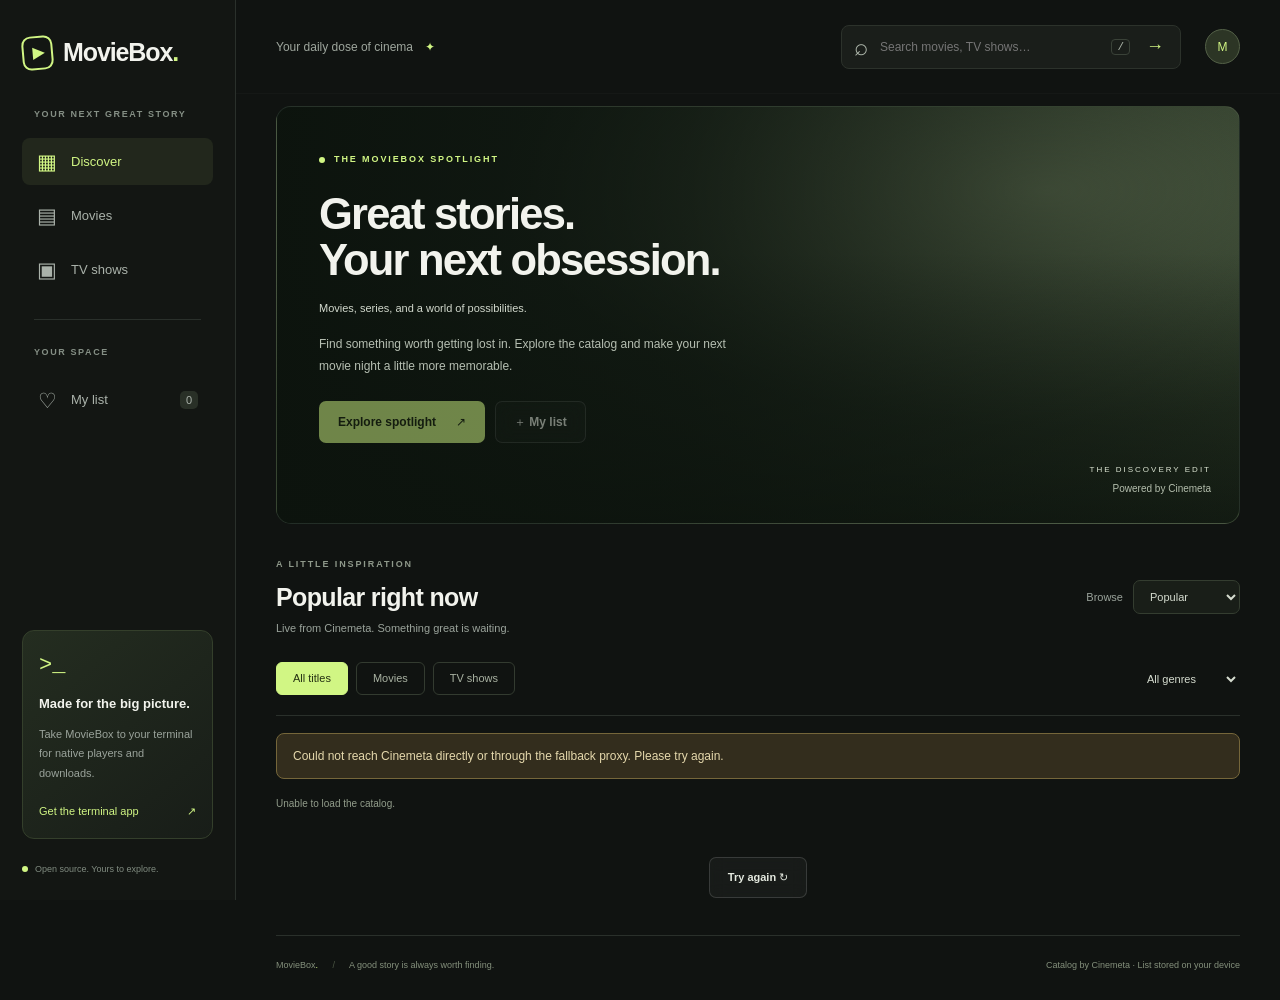
<file: index.html>
<!DOCTYPE html>
<html lang="en">
<head>
  <meta charset="utf-8">
  <meta http-equiv="refresh" content="0; url=web/">
  <link rel="canonical" href="web/">
  <script>window.location.replace('web/');</script>
  <title>MovieBox Web</title>
</head>
<body style="font-family: system-ui, sans-serif; background: #101311; color: #fff; display: flex; align-items: center; justify-content: center; height: 100vh; margin: 0;">
  <p>Loading MovieBox Web... <a href="web/" style="color: #e50914;">Click here if not redirected</a></p>
</body>
</html>
</file>
<file: web/styles.css>
:root{color-scheme:dark;--bg:#101311;--panel:#171b18;--line:#2a302b;--text:#f2f3ed;--muted:#9aa39b;--accent:#d1f684;--sidebar:236px;font-family:Inter,ui-sans-serif,-apple-system,BlinkMacSystemFont,"Segoe UI",sans-serif;font-synthesis:none}*{box-sizing:border-box}body{margin:0;background:var(--bg);color:var(--text);font-size:14px;line-height:1.5}button,input,select{font:inherit}button,a,input,select{-webkit-tap-highlight-color:transparent}button{cursor:pointer}button:disabled{cursor:wait;opacity:.5}button,a,select{transition:background .18s,color .18s,transform .18s}a{color:inherit;text-decoration:none}button{color:inherit}button:focus-visible,a:focus-visible,input:focus-visible,select:focus-visible{outline:2px solid var(--accent);outline-offset:4px}button:hover:not(:disabled){filter:brightness(1.12)}[hidden]{display:none!important}.sr-only{position:absolute;width:1px;height:1px;padding:0;overflow:hidden;clip:rect(0,0,0,0);white-space:nowrap;border:0}.skip-link{position:fixed;top:-80px;left:16px;background:var(--accent);color:#17200d;padding:12px;z-index:100}.skip-link:focus{top:12px}.sidebar{position:fixed;inset:0 auto 0 0;width:var(--sidebar);padding:34px 22px 24px;border-right:1px solid var(--line);display:flex;flex-direction:column;background:#131613;z-index:10}.brand{font-size:25px;font-weight:750;letter-spacing:-1.1px;display:flex;align-items:center;gap:10px}.brand-mark{width:31px;height:34px;border:2px solid var(--accent);border-radius:9px;color:var(--accent);display:grid;place-items:center;font-size:16px;padding-left:2px;transform:rotate(-5deg)}.brand-dot{color:var(--accent);margin-left:-10px}.sidebar-label{color:#858f85;font-size:9px;letter-spacing:1.6px;font-weight:650;margin:36px 12px 17px}.nav-item{display:flex;align-items:center;gap:14px;width:100%;background:none;border:0;border-radius:8px;padding:13px 15px;text-align:left;color:#aab2aa;font-size:13px;margin-bottom:7px}.nav-item>span:first-child{font-size:21px;line-height:1;width:20px;text-align:center}.nav-item.active{background:#d1f68413;color:var(--accent)}.nav-item:hover{background:#ffffff08}.nav-divider{height:1px;background:var(--line);margin:26px 12px}.nav-divider+.sidebar-label{margin-top:0}.count{margin-left:auto;font-size:11px;background:#293027;border-radius:5px;padding:1px 6px}.terminal-promo{margin-top:auto;background:linear-gradient(140deg,#242d20,#181d18);border:1px solid #343f2b;border-radius:12px;padding:18px 16px}.terminal-symbol{color:var(--accent);font-family:monospace;font-size:22px}.terminal-promo h3{font-size:13px;font-weight:600;margin:12px 0 8px}.terminal-promo p{font-size:11px;line-height:1.8;color:var(--muted)}.terminal-promo a{font-size:11px;display:flex;justify-content:space-between;color:var(--accent);margin-top:19px}.sidebar-footer{font-size:9px;color:#818c81;margin-top:24px;display:flex;gap:7px;align-items:center}.status-dot{display:inline-block;width:6px;height:6px;background:var(--accent);border-radius:100%;flex-shrink:0}.workspace{margin-left:var(--sidebar)}.topbar{height:94px;padding:0 40px;display:flex;align-items:center;gap:24px;border-bottom:1px solid #ffffff05}.breadcrumb{color:#9ea69d;font-size:12px;flex:1}.breadcrumb span{color:var(--accent);margin-left:9px}#search-form{display:flex;align-items:center;gap:12px;background:#1a1e1a;border:1px solid #2c322b;border-radius:8px;padding:7px 12px;width:340px;color:#aeb7ab}#search-form>span{font-size:24px;line-height:1}#search{width:100%;min-width:0;background:none;border:0;color:var(--text);font-size:12px;padding:5px 0}#search:focus-visible{outline-offset:1px}kbd{font:11px monospace;border:1px solid #3a4238;border-radius:4px;padding:1px 5px}.search-submit{border:0;background:none;color:var(--accent);padding:0 4px;font-size:18px}.avatar{border:1px solid #536047;border-radius:50%;width:35px;height:35px;background:#2c3525;font-size:12px;color:var(--accent);flex-shrink:0}main{padding:12px 40px 0;max-width:1800px;margin:auto}.hero{min-height:418px;border-radius:15px;position:relative;overflow:hidden;isolation:isolate;background:radial-gradient(ellipse at 80% 20%,#536248 0,transparent 50%),linear-gradient(120deg,#19241d,#303e2a);border:1px solid #ffffff0a}.hero-image{position:absolute;inset:0;width:100%;height:100%;object-fit:cover;object-position:center 28%;z-index:-3}.hero-shade{position:absolute;inset:0;background:linear-gradient(90deg,rgba(12,19,13,.97),rgba(12,19,13,.72) 43%,rgba(12,19,13,.12)),linear-gradient(0deg,rgba(12,19,13,.8),transparent 65%);z-index:-1}.hero-content{max-width:600px;padding:46px 42px 50px}.eyebrow{font-size:9px;font-weight:650;letter-spacing:1.9px;display:flex;align-items:center;gap:9px;color:var(--accent)}h1{font-size:clamp(32px,3.4vw,52px);line-height:1.08;letter-spacing:-1.8px;margin:24px 0 16px;font-weight:720;text-wrap:balance}.hero-meta{color:#d2d9cd;font-size:11px}.hero-meta .rating{margin-right:12px}.hero-content p{font-size:12px;line-height:1.85;color:#b6bfb2;max-width:440px;margin:16px 0 24px;display:-webkit-box;-webkit-line-clamp:3;-webkit-box-orient:vertical;overflow:hidden}.hero-actions{display:flex;gap:10px;flex-wrap:wrap}.primary,.secondary{border:1px solid transparent;border-radius:7px;padding:11px 18px;font-size:12px;font-weight:650;display:inline-flex;align-items:center;justify-content:center;gap:20px;min-height:41px}.primary{background:var(--accent);color:#1b2510}.secondary{background:#ffffff09;color:#e4e9df;border-color:#ffffff24;backdrop-filter:blur(8px)}.hero-corner{position:absolute;right:28px;bottom:27px;display:flex;flex-direction:column;text-align:right;gap:5px}.hero-corner span:first-child{font-size:8px;letter-spacing:2px;color:#dce5d3}.hero-corner span:last-child{font-size:10px;color:#b4bead}.catalog{padding-top:34px}.section-heading{display:flex;justify-content:space-between;gap:20px;align-items:center}.muted{color:#8f998b}.section-heading h2{font-size:25px;letter-spacing:-.65px;margin:7px 0 4px;font-weight:650}.accent{color:var(--accent)}.section-heading h2 span{font-size:22px;margin-left:7px}.section-heading p{font-size:11px;color:var(--muted);margin:0}.sort-label{font-size:11px;color:var(--muted);display:flex;align-items:center;gap:10px}select{background:#191e18;color:#d5dccf;border:1px solid #343d30;border-radius:7px;padding:9px 27px 9px 12px;cursor:pointer;max-width:100%;font-size:11px}.filter-bar{display:flex;justify-content:space-between;align-items:center;gap:16px;margin:25px 0 17px;padding-bottom:19px;border-bottom:1px solid var(--line)}.chips{display:flex;gap:8px;flex-wrap:wrap}.chip{background:transparent;border:1px solid #333b30;border-radius:6px;color:#a9b2a2;padding:7px 16px;font-size:11px}.chip.active{background:var(--accent);color:#253113;border-color:var(--accent)}.genre-label select{background:transparent;border-color:transparent}.results-status{font-size:10px;color:#929d8b;min-height:17px;margin-bottom:14px}.grid{display:grid;grid-template-columns:repeat(6,minmax(0,1fr));gap:25px 18px}.card{min-width:0;position:relative}.poster-button{display:block;width:100%;padding:0;background:none;border:0;text-align:left}.poster{position:relative;aspect-ratio:2/3;border-radius:9px;overflow:hidden;background:linear-gradient(150deg,#34432f,#18231d 70%);border:1px solid #ffffff0a;display:grid;place-items:center}.poster img{position:absolute;inset:0;width:100%;height:100%;object-fit:cover;transition:transform .35s}.poster-button:hover img{transform:scale(1.045)}.poster-button:hover .poster{border-color:#d1f68477}.poster-fallback{display:flex;align-items:center;flex-direction:column;text-align:center;gap:14px;padding:20px;color:#c4d1b8;font-size:12px}.poster-fallback b{font-family:Georgia,serif;font-weight:400;font-size:48px;color:#d1f68470}.poster::after{content:"";position:absolute;inset:60% 0 0;background:linear-gradient(transparent,#0009);pointer-events:none}.card-rating{position:absolute;bottom:10px;left:10px;background:#141a13d9;border:1px solid #ffffff20;padding:3px 7px;border-radius:5px;font-size:10px;z-index:1;color:#edf6e3}.star{color:var(--accent)}.card-save{position:absolute;right:8px;top:8px;width:29px;height:29px;border:1px solid #ffffff35;border-radius:6px;background:#10180dbd;backdrop-filter:blur(8px);color:white;font-size:19px;display:grid;place-items:center;z-index:2}.card-save[aria-pressed=true]{background:var(--accent);color:#243316}.card-title{display:block;font-size:12px;font-weight:600;margin:10px 0 3px;overflow:hidden;white-space:nowrap;text-overflow:ellipsis}.card-meta{display:flex;justify-content:space-between;gap:8px;color:#909c87;font-size:10px}.card-meta span:last-child{color:#a2ac9b}.load-more-wrap{display:flex;justify-content:center;padding:30px 0 12px;gap:12px}.load-more-wrap .secondary{font-size:11px}.empty{text-align:center;border:1px dashed #394331;border-radius:12px;padding:45px 20px;color:var(--muted)}.empty-icon{font-size:42px;color:var(--accent)}.empty h3{color:var(--text);font-size:20px;margin:8px}.empty p{font-size:13px;margin-bottom:20px}.notice{padding:13px 16px;border:1px solid #75663a;border-radius:8px;background:#332d1d;color:#e5d8ac;font-size:12px;margin-bottom:17px}.page-footer{display:flex;justify-content:space-between;gap:15px;border-top:1px solid var(--line);margin-top:25px;padding:23px 0 28px;color:#84907c;font-size:9px}.footer-divider{padding:0 12px;color:#4c5845}.skeleton .poster{background:linear-gradient(100deg,#1c231a 20%,#2b3527 45%,#1c231a 70%);background-size:220% 100%;animation:shimmer 1.8s infinite}.skeleton-line{height:10px;width:80%;border-radius:3px;background:#283024;margin-top:12px}.skeleton-line.short{width:45%;height:7px;margin-top:8px}@keyframes shimmer{to{background-position:-220% 0}}dialog{background:#171d17;border:1px solid #3b4733;border-radius:16px;color:var(--text);padding:0;width:min(840px,calc(100% - 32px));max-height:90dvh;box-shadow:0 30px 150px #0009}dialog::backdrop{background:#050905cc;backdrop-filter:blur(7px)}body:has(dialog[open]){overflow:hidden}.dialog-top{display:flex;justify-content:space-between;align-items:center;padding:18px 25px;border-bottom:1px solid var(--line)}.icon-button{border:1px solid #ffffff20;background:#ffffff08;border-radius:50%;width:33px;height:33px;font-size:23px;line-height:1}.detail-layout{display:grid;grid-template-columns:200px 1fr;gap:28px;padding:30px}.detail-poster{align-self:start}.detail-content h2{font-size:32px;line-height:1.15;letter-spacing:-1px;margin:3px 0 14px}.detail-meta{color:#bec9b4;font-size:12px}.detail-description{font-size:13px;line-height:1.9;color:#bdc6b7}.detail-genres{display:flex;flex-wrap:wrap;gap:6px;margin:17px 0}.detail-genres span{padding:4px 8px;border:1px solid #3a4830;border-radius:5px;font-size:10px;color:#c2cdb9}.credits{font-size:12px;line-height:1.8;color:#c4cfb9}.credits dt{color:#84967b;font-size:10px;text-transform:uppercase;letter-spacing:1px;margin-top:12px}.credits dd{margin:2px 0 0}.detail-actions{margin-top:20px}.detail-note{border-top:1px solid var(--line);margin:0 30px;padding:20px 0 25px;color:#96a18d;font-size:11px}.detail-note a{color:var(--accent)}.episode-section{padding:0 30px 25px}.episode-heading{display:flex;justify-content:space-between;align-items:center;margin-bottom:12px}.episode-heading h3{margin:0;font-size:17px}.episode-list{max-height:260px;overflow:auto;padding:0;list-style:none;margin:0}.episode-list li{border-top:1px solid var(--line);padding:12px 0;display:flex;gap:14px;font-size:12px}.episode-number{color:var(--accent);width:30px;flex-shrink:0}.episode-list p{color:#99a68e;font-size:11px;margin:5px 0}.detail-loading{padding:0 30px 20px;color:#a6b69b;font-size:12px}.about-body{padding:15px 30px 35px}.about-body h2{font-size:34px;line-height:1.15;letter-spacing:-1px}.about-body h3{font-size:16px;margin-top:28px}.about-body p{color:#aab7a1;line-height:1.9;font-size:13px}.link-button{margin-top:12px}.toast{position:fixed;bottom:25px;left:calc(50% + var(--sidebar)/2);transform:translateX(-50%);z-index:50;background:#d1f684;color:#243214;padding:12px 24px;border-radius:9px;box-shadow:0 6px 30px #0006;font-size:12px;max-width:90vw;text-align:center}.noscript{position:fixed;inset:auto 16px 16px;background:var(--accent);color:#152011;padding:20px;z-index:100}@media(min-width:1600px){.hero{min-height:480px}.hero-content{padding:60px}.grid{gap:30px 22px}}@media(max-width:1250px){:root{--sidebar:210px}.sidebar{padding:30px 16px 20px}.brand{font-size:23px}.topbar{padding:0 28px}main{padding:8px 28px 0}.grid{grid-template-columns:repeat(4,minmax(0,1fr))}.hero-content{padding:38px 30px}.hero{min-height:390px}.hero-corner{display:none}}@media(max-width:900px){:root{--sidebar:180px}.sidebar{padding:26px 12px}.brand{font-size:21px;gap:7px}.brand-mark{width:26px;height:29px}.sidebar-label{font-size:8px;letter-spacing:1px}.terminal-promo{padding:13px}.sidebar-footer{font-size:8px}.breadcrumb{display:none}.topbar{height:80px;padding:0 22px}#search-form{width:auto;flex:1}main{padding:8px 22px 0}.hero{min-height:370px}.hero-content{padding:30px 25px;max-width:95%}.hero-shade{background:linear-gradient(90deg,#0d160ff5,#0d160fa3)}.grid{grid-template-columns:repeat(3,minmax(0,1fr));gap:22px 13px}.section-heading h2{font-size:22px}.page-footer{flex-direction:column;gap:7px}}@media(max-width:640px){:root{--sidebar:0px}.sidebar{position:relative;inset:auto;width:auto;padding:17px 18px 10px;border-right:0;border-bottom:1px solid var(--line)}.brand{font-size:24px}.sidebar>.sidebar-label,.nav-divider,.sidebar nav .sidebar-label,.terminal-promo,.sidebar-footer{display:none}.sidebar nav{display:flex;gap:5px;margin-top:18px}.nav-item{padding:9px 10px;margin:0;justify-content:center;gap:6px;font-size:11px;white-space:nowrap}.nav-item>span:first-child{font-size:17px;width:auto}.count{font-size:9px;padding:0 4px}.workspace{margin:0}.topbar{height:70px;padding:0 18px;gap:12px}.avatar{width:31px;height:31px}main{padding:0 18px}.hero{min-height:360px;border-radius:11px}.hero-content{padding:30px 23px;max-width:100%}h1{font-size:37px;letter-spacing:-1.3px}.hero-content p{font-size:11px}.hero-meta{font-size:10px}.hero-actions .primary,.hero-actions .secondary{padding:10px 13px;font-size:11px;gap:12px}.eyebrow{font-size:8px;letter-spacing:1.5px}.catalog{padding-top:29px}.section-heading{align-items:flex-start;gap:10px}.section-heading h2{font-size:21px}.sort-label{font-size:0;gap:0;padding-top:15px}.sort-label select{font-size:10px;max-width:104px;padding:8px}.section-heading p{font-size:10px;max-width:210px}.filter-bar{gap:6px;margin-top:20px}.chips{gap:5px}.chip{padding:7px 11px;font-size:10px}.genre-label select{font-size:10px;width:99px;padding:7px 2px}.grid{grid-template-columns:repeat(2,minmax(0,1fr));gap:24px 14px}.card-title{font-size:12px}.card-meta{font-size:10px}.detail-layout{grid-template-columns:100px 1fr;gap:17px;padding:23px 20px}.detail-content h2{font-size:24px}.detail-description{font-size:12px}.detail-genres{margin:12px 0}.detail-note{margin:0 20px}.episode-section{padding:0 20px 23px}.detail-loading{padding:0 20px 20px}.dialog-top{padding:14px 20px}.about-body{padding:10px 22px 25px}.about-body h2{font-size:29px}.toast{left:50%;width:max-content;max-width:90vw}.page-footer{font-size:8px}.poster-fallback{font-size:11px;padding:10px}.poster-fallback b{font-size:36px}}@media(prefers-reduced-motion:reduce){*,*::before,*::after{animation:none!important;transition:none!important;scroll-behavior:auto!important}}
</file>
